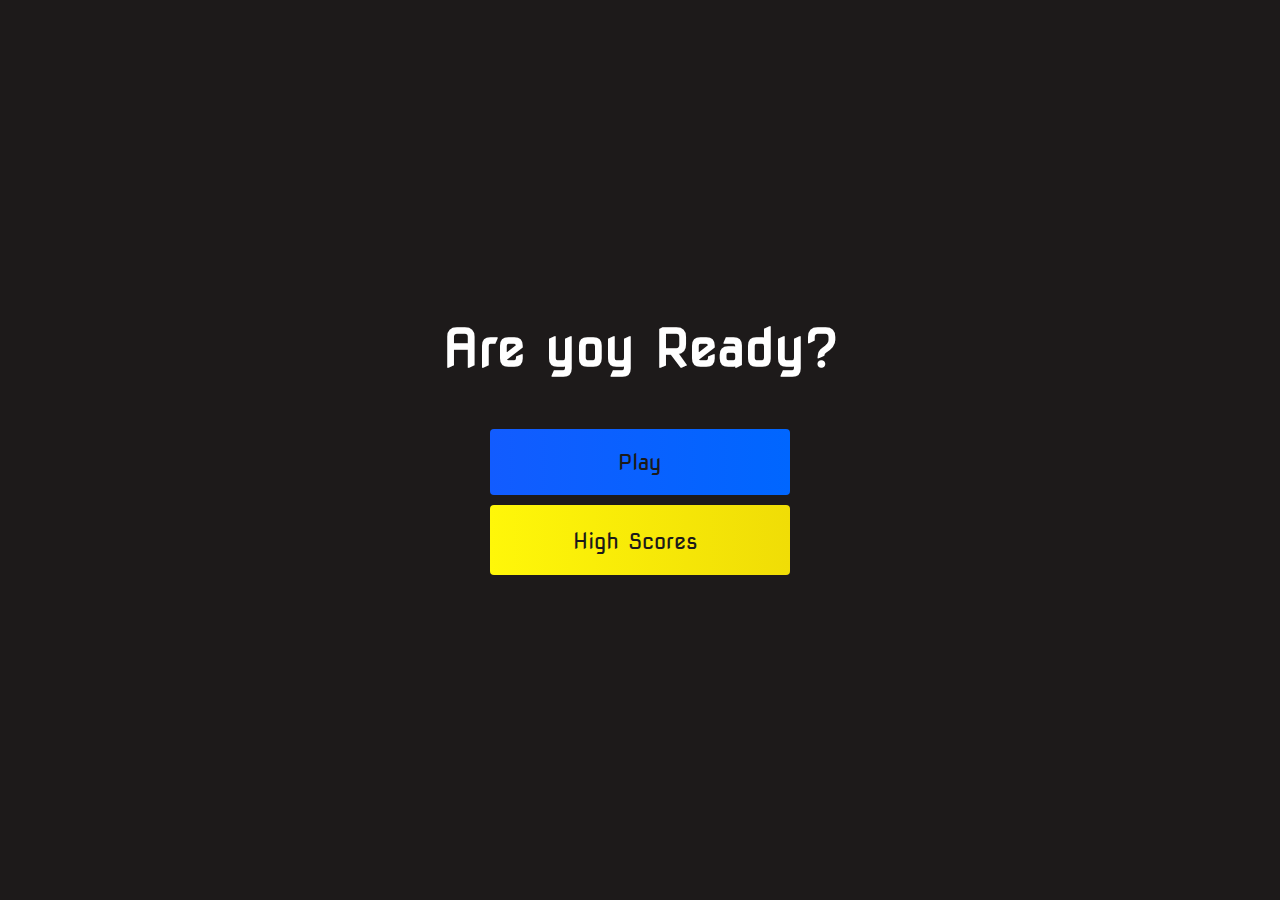
<file: index.html>
<!DOCTYPE html>
<html lang="en">
  <head>
    <meta charset="UTF-8" />
    <meta name="viewport" content="width=device-width, initial-scale=1.0" />
    <title>Home page</title>
    <link rel="stylesheet" href="./style.css" />
    <link
      rel="stylesheet"
      href="https://use.fontawesome.com/releases/v5.15.4/css/all.css"
      integrity="sha384-DyZ88mC6Up2uqS4h/KRgHuoeGwBcD4Ng9SiP4dIRy0EXTlnuz47vAwmeGwVChigm"
      crossorigin="anonymous"
    />
  </head>

  <body>
    <div class="container">
      <div id="home" class="flex-column flex-center">
        <h1>Are yoy Ready?</h1>
        <a href="./game/game.html" class="btn">Play</a>
        <a href="./highscores/highscores.html" id="highscore-btn" class="btn"
          >High Scores<i class="fas fa-crown"></i
        ></a>
      </div>
    </div>
  </body>
</html>
</file>
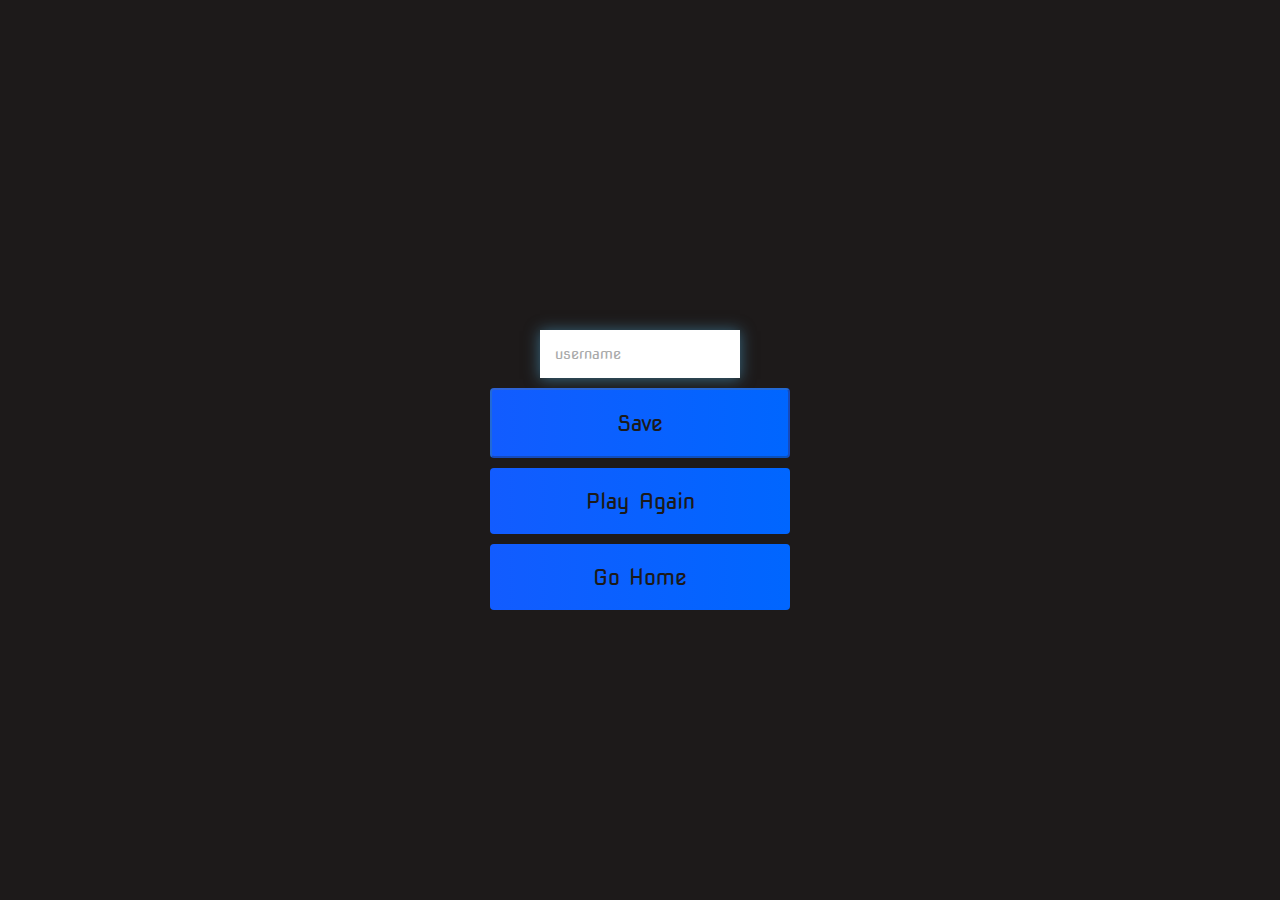
<file: end/end.html>
<!DOCTYPE html>
<html lang="en">
  <head>
    <meta charset="UTF-8" />
    <meta name="viewport" content="width=device-width, initial-scale=1.0" />
    <title>Document</title>
    <link rel="stylesheet" href="../style.css" />
    <!-- <link rel="stylesheet" href="end.css" /> -->
    <link
      rel="stylesheet"
      href="https://use.fontawesome.com/releases/v5.15.4/css/all.css"
      integrity="sha384-DyZ88mC6Up2uqS4h/KRgHuoeGwBcD4Ng9SiP4dIRy0EXTlnuz47vAwmeGwVChigm"
      crossorigin="anonymous"
    />
  </head>
  <body>
    <div class="container">
      <div id="end" class="flex-center flex-column">
        <h1 id="finalScore">0</h1>
        <form>
          <input
            type="text"
            name="username"
            id="username"
            placeholder="username"
          />
          <button
            type="submit"
            class="btn"
            id="saveScoreBtn"
            onclick="saveHighScore(event)"
            disabled
          >
            Save
          </button>
        </form>
        <a class="btn" href="../index.html">Play Again</a>
        <a class="btn" href="../index.html">Go Home</a>
      </div>
    </div>
    <script src="./end.js"></script>
  </body>
</html>
</file>
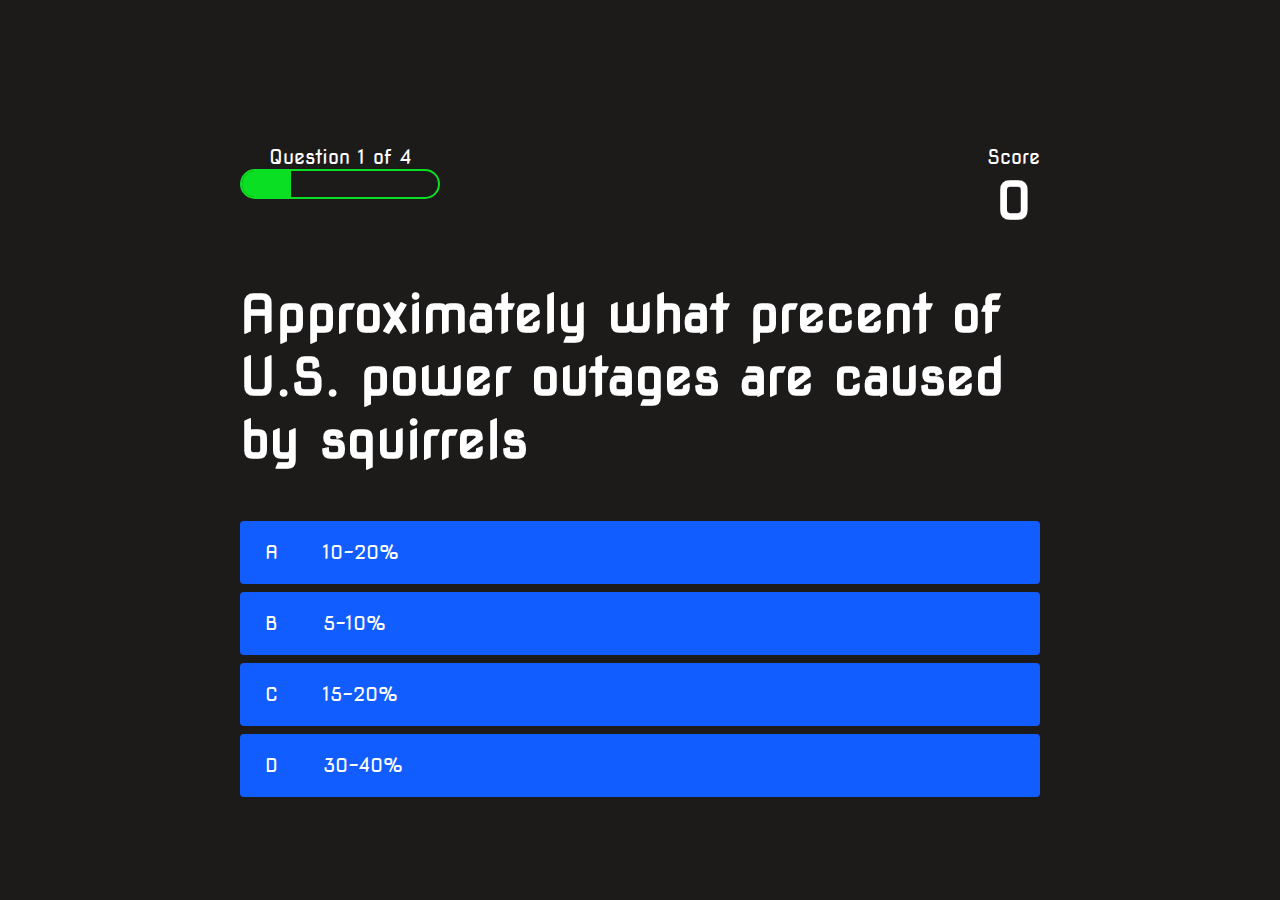
<file: game/game.html>
<!DOCTYPE html>
<html lang="en">
  <head>
    <meta charset="UTF-8" />
    <meta name="viewport" content="width=device-width, initial-scale=1.0" />
    <title>Quiz Page</title>
    <link rel="stylesheet" href="../style.css" />
    <link rel="stylesheet" href="./game.css" />
  </head>

  <body>
    <div class="container">
      <div id="game" class="justify-center flex-column">
        <div id="hud">
          <div class="hud-item">
            <p id="progressText" class="hud-prefix">Question</p>
            <div id="progressBar">
              <div id="progressBarFull"></div>
            </div>
          </div>
          <div class="hud-item">
            <p class="hud-prefix">Score</p>
            <h1 class="hud-main-text" id="score">0</h1>
          </div>
        </div>
        <h1 id="question">What is the answer to this question</h1>
        <div class="choice-container">
          <p class="choice-prefix">A</p>
          <p class="choice-text" data-number="1">Choice</p>
        </div>
        <div class="choice-container">
          <p class="choice-prefix">B</p>
          <p class="choice-text" data-number="2">Choice</p>
        </div>
        <div class="choice-container">
          <p class="choice-prefix">C</p>
          <p class="choice-text" data-number="3">Choice</p>
        </div>
        <div class="choice-container">
          <p class="choice-prefix">D</p>
          <p class="choice-text" data-number="4">Choice</p>
        </div>
      </div>
    </div>
    <script type="text/javascript" src="./game.js"></script>
  </body>
</html>
</file>
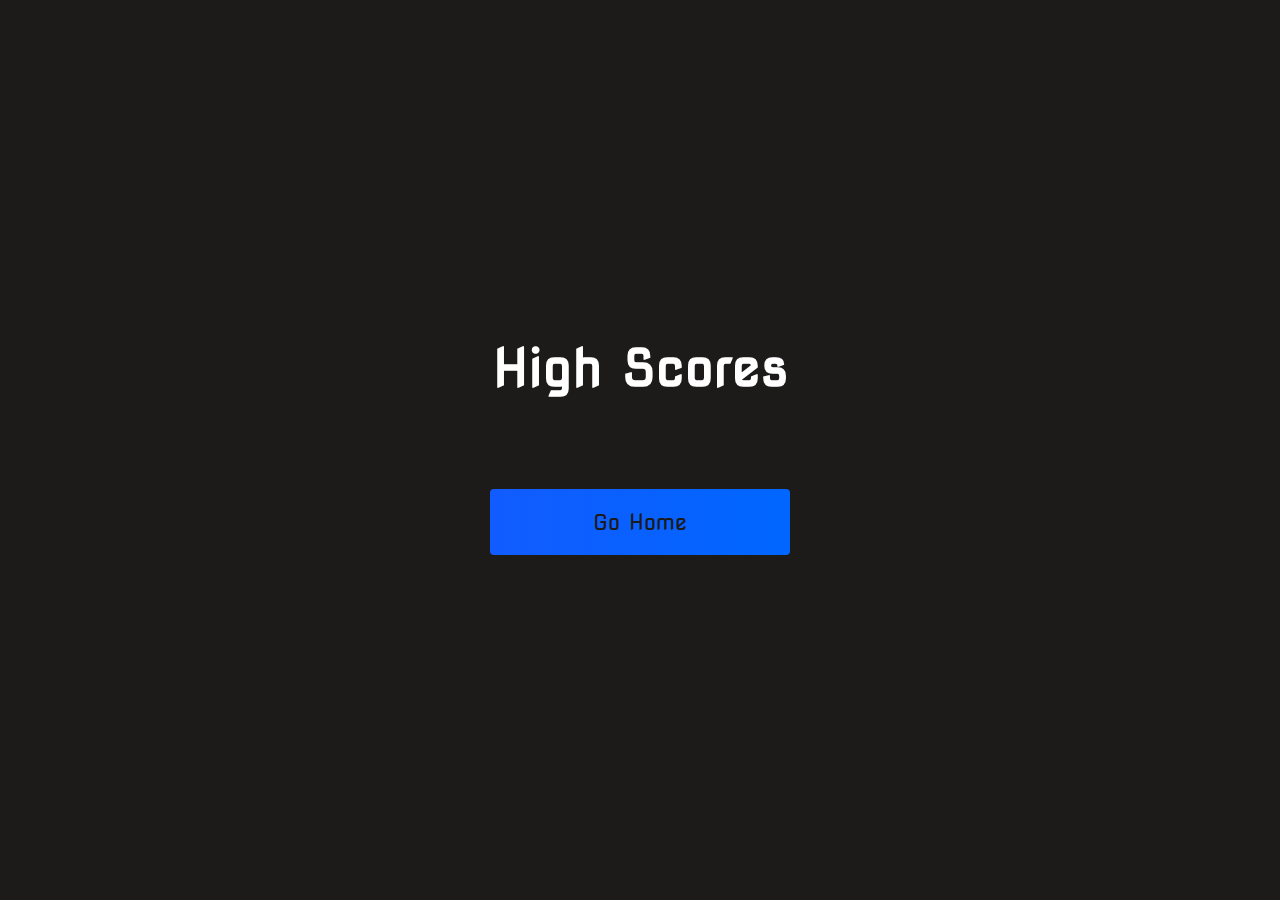
<file: highscores/highscores.html>
<!DOCTYPE html>
<html lang="en">
  <head>
    <meta charset="UTF-8" />
    <meta name="viewport" content="width=device-width, initial-scale=1.0" />
    <title>Document</title>
    <link rel="stylesheet" href="../style.css" />
    <link rel="stylesheet" href="highscores.css" />
  </head>
  <body>
    <div class="container">
      <div id="highScores" class="flex-center flex-column">
        <h1 id="finalScore">High Scores</h1>
        <ul id="highScoresList"></ul>
        <a href="../index.html" class="btn">Go Home</a>
      </div>
    </div>
    <script src="./highscores.js"></script>
  </body>
</html>
</file>
<file: style.css>
@import url('https://fonts.googleapis.com/css2?family=Nova+Square&display=swap');

:root {
  background-color: rgb(29, 26, 26);
}
* {
  box-sizing: border-box;
  margin: 0;
  padding: 0;
  font-size: 62.5%;
  font-family: 'Nova Square', cursive;
}
h1 {
font-size: 5.2rem;
color: #fff;
margin-bottom: 5rem;
}

h2 {
  font-size: 4rem;
  margin-bottom: 4rem;
}
.container {
  width: 100vw;
  height: 100vh;
  display: flex;
  flex-direction: column;
  justify-content: center;
  align-items: center;
  max-width: 80rem;
  margin: 0 auto;
  padding: 2rem;
}
.flex-column {
  display: flex;
  flex-direction: column;
}
.flex-center{
  justify-content: center;
  align-items: center;
}
.justify-center{
  justify-content: center;
}
.text-center {
  text-align: center;
}
.hidden {
  display: none;
}
.btn {
  font-size: 2.2rem;
  padding: 2rem 0;
  width: 30rem;
  text-align: center;
  margin-bottom: 1rem;
  text-decoration: none;
  color: rgb(28, 26, 26);
  background: linear-gradient(90deg, rgb(18, 92, 255) 0%, rgb(0, 102, 255) 100%);
  border-radius: 4px;
}

.btn:hover {
  cursor: pointer;
  box-shadow: 0 0.4rem 1.4rem 0 rgba(8, 114, 244, 0.6);
  transition: transform 150ms;
  transform: scale(1.03);
}

.btn[disabled]:hover{
  cursor: not-allowed;
  box-shadow: none;
  transform: none;
}
#highscore-btn{
  background: linear-gradient(90deg, rgb(255, 247, 9) 0%, rgb(240, 221, 6) 100%);
  border-radius: 4px; ;
}
#highscore-btn:hover{
  box-shadow: 0 0.4rem 1.4rem 0 rgba(255, 255,0, 0.5);
}
.fa-crown{
  font-size: 2.5rem;
  margin-left: 1rem;
}

form {
  width: 100%;
  display: flex;
  flex-direction: column;
  align-items: center;
}

input {
  margin-bottom: 1rem;
  width: 20rem;
  padding: 1.5rem;
  font-size: 1.5rem;
  border: none;
  box-shadow: 0 0.1rem 1.4rem 0 rgba(86, 185, 235, 0.5);
}

input::placeholder {
  color: #aaa;
}
</file>
<file: end/end.css>
.end-form-container{
  width: 100%;
  display: flex;
  flex-direction: column;
  align-items: center;
  max-width: 30rem;

}
input{
  margin-bottom: 1rem;
  width: 20rem;
  padding: 1.5rem;
  font-size: 1.7rem;
  border: none;
  box-shadow: 0 0.1rem 1.4rem 0 rgba(86, 185 235,0.5);
}
input::placeholder{
  color: #aaa;
}
#username{
  margin-bottom: 3rem;
  width: 100%;
  outline: none;
}
#end-text{
  font-size: 2.2rem;
  color: #fff;
  text-align: center;
}
#saveScoreBtn{
  border: none;
}

:fa-home{
  margin-left: 1rem;
  font-size: 2rem;
  color: rgb(28,26,26);
}
</file>
<file: game/game.css>
body{
  color: #fff;
}
.choice-container{
  display: flex;
  margin-bottom: 0.8rem;
  width: 100%;
  border-radius: 4px;
  background: rgb(18, 93, 255);
  font-size: 3rem;
  min-width: 80rem;
}

.choice-container:hover{
  cursor: pointer;
  box-shadow: 0 0.4rem 1.4rem 0 rgba(6, 103, 247, 0.5);
  transform: scale(1.02);
  transform: transform 100ms;
}
.choice-prefix{
  padding: 2rem 2.5rem;
  color: white;
}
.choice-text{
  padding: 2rem;
  width: 100%;
}


.correct {
  background-color: #28a745;
}

.incorrect {
  background-color: #dc3545;
}
/*Heads up Display */
 #hud{
  margin-top: 5rem;
display: flex;
justify-content: space-between;
}
.hud-prefix{
  text-align: center;
  font-size: 2rem;
}
.hud-main-text{
  text-align: center;
}
#progressBar{
  width: 20rem;
  height: 3rem;
  border: 0.2rem solid rgb(11, 223,36);
  border-radius: 50px;
  overflow: hidden;
}
#progressBarFull{
  height: 100%;
  background:rgb(11, 223,36);
  width:0%;
}



@media screen and (max-width: 768px){
  .choice-container{
    min-width: 40rem;
  }
}
</file>
<file: highscores/highscores.css>
#highScoresList {
  list-style: none;
  padding-left: 0;
  margin-bottom: 4rem;
  color: #fff;
}

.high-score {
  font-size: 2.8rem;
  margin-bottom: 0.5rem;
}

.high-score:hover {
  transform: scale(1.025);
}
</file>
